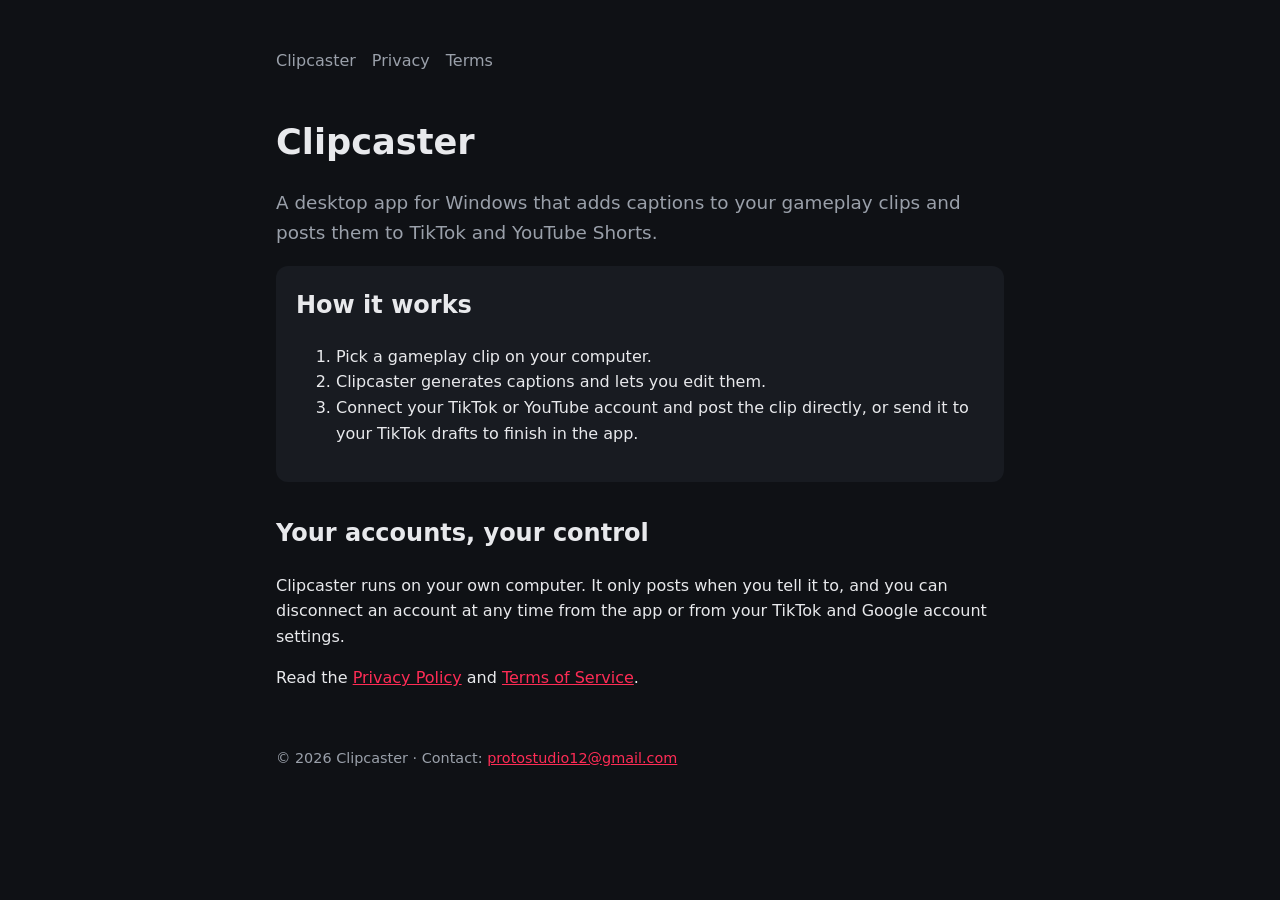
<file: index.html>
<!doctype html><html lang="en"><head><meta charset="utf-8"><meta name="viewport" content="width=device-width,initial-scale=1"><title>Clipcaster</title><link rel="stylesheet" href="style.css"></head><body><main><nav><a href="./">Clipcaster</a><a href="privacy.html">Privacy</a><a href="terms.html">Terms</a></nav>
<h1>Clipcaster</h1>
<p class="lead">A desktop app for Windows that adds captions to your gameplay clips and posts them to TikTok and YouTube Shorts.</p>
<div class="card"><h2 style="margin-top:0">How it works</h2>
<ol><li>Pick a gameplay clip on your computer.</li><li>Clipcaster generates captions and lets you edit them.</li><li>Connect your TikTok or YouTube account and post the clip directly, or send it to your TikTok drafts to finish in the app.</li></ol></div>
<h2>Your accounts, your control</h2>
<p>Clipcaster runs on your own computer. It only posts when you tell it to, and you can disconnect an account at any time from the app or from your TikTok and Google account settings.</p>
<p>Read the <a href="privacy.html">Privacy Policy</a> and <a href="terms.html">Terms of Service</a>.</p>
<footer>&copy; 2026 Clipcaster &middot; Contact: <a href="mailto:protostudio12@gmail.com">protostudio12@gmail.com</a></footer></main></body></html>
</file>
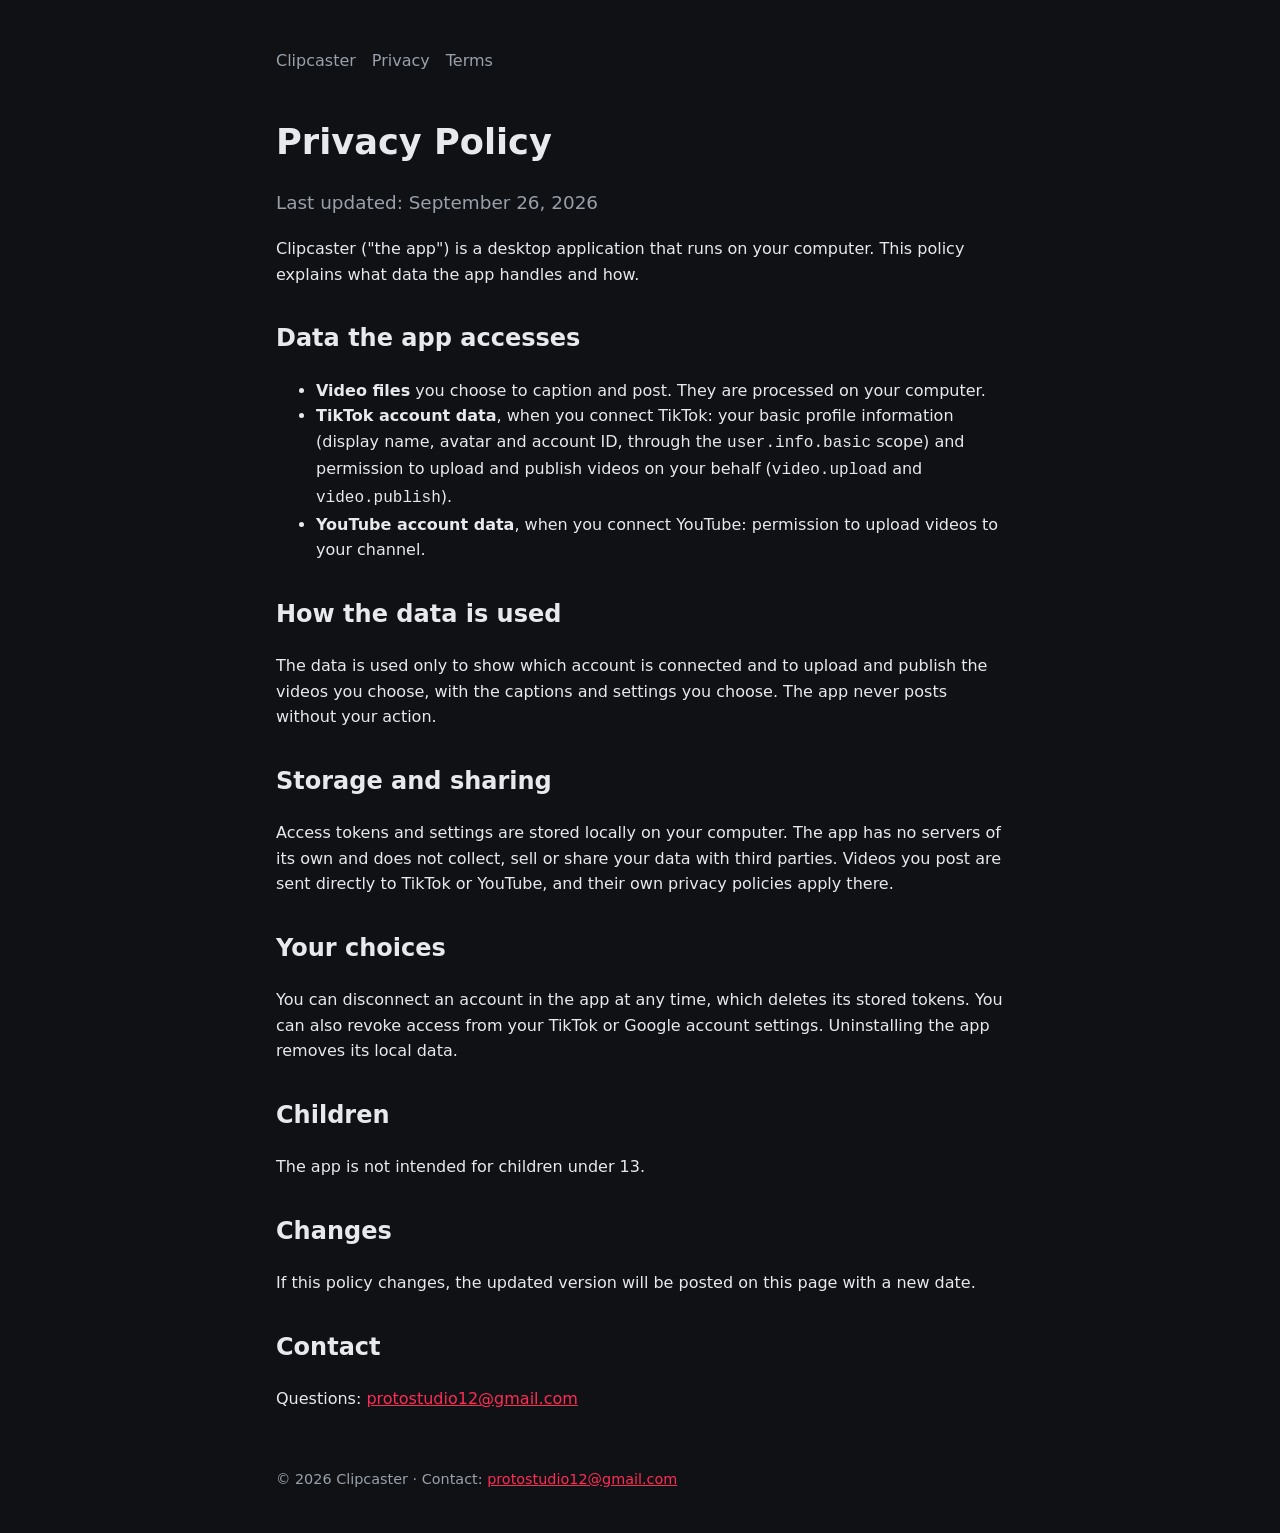
<file: privacy.html>
<!doctype html><html lang="en"><head><meta charset="utf-8"><meta name="viewport" content="width=device-width,initial-scale=1"><title>Privacy Policy – Clipcaster</title><link rel="stylesheet" href="style.css"></head><body><main><nav><a href="./">Clipcaster</a><a href="privacy.html">Privacy</a><a href="terms.html">Terms</a></nav>
<h1>Privacy Policy</h1><p class="lead">Last updated: September 26, 2026</p>
<p>Clipcaster ("the app") is a desktop application that runs on your computer. This policy explains what data the app handles and how.</p>
<h2>Data the app accesses</h2>
<ul><li><strong>Video files</strong> you choose to caption and post. They are processed on your computer.</li>
<li><strong>TikTok account data</strong>, when you connect TikTok: your basic profile information (display name, avatar and account ID, through the <code>user.info.basic</code> scope) and permission to upload and publish videos on your behalf (<code>video.upload</code> and <code>video.publish</code>).</li>
<li><strong>YouTube account data</strong>, when you connect YouTube: permission to upload videos to your channel.</li></ul>
<h2>How the data is used</h2>
<p>The data is used only to show which account is connected and to upload and publish the videos you choose, with the captions and settings you choose. The app never posts without your action.</p>
<h2>Storage and sharing</h2>
<p>Access tokens and settings are stored locally on your computer. The app has no servers of its own and does not collect, sell or share your data with third parties. Videos you post are sent directly to TikTok or YouTube, and their own privacy policies apply there.</p>
<h2>Your choices</h2>
<p>You can disconnect an account in the app at any time, which deletes its stored tokens. You can also revoke access from your TikTok or Google account settings. Uninstalling the app removes its local data.</p>
<h2>Children</h2><p>The app is not intended for children under 13.</p>
<h2>Changes</h2><p>If this policy changes, the updated version will be posted on this page with a new date.</p>
<h2>Contact</h2><p>Questions: <a href="mailto:protostudio12@gmail.com">protostudio12@gmail.com</a></p>
<footer>&copy; 2026 Clipcaster &middot; Contact: <a href="mailto:protostudio12@gmail.com">protostudio12@gmail.com</a></footer></main></body></html>
</file>
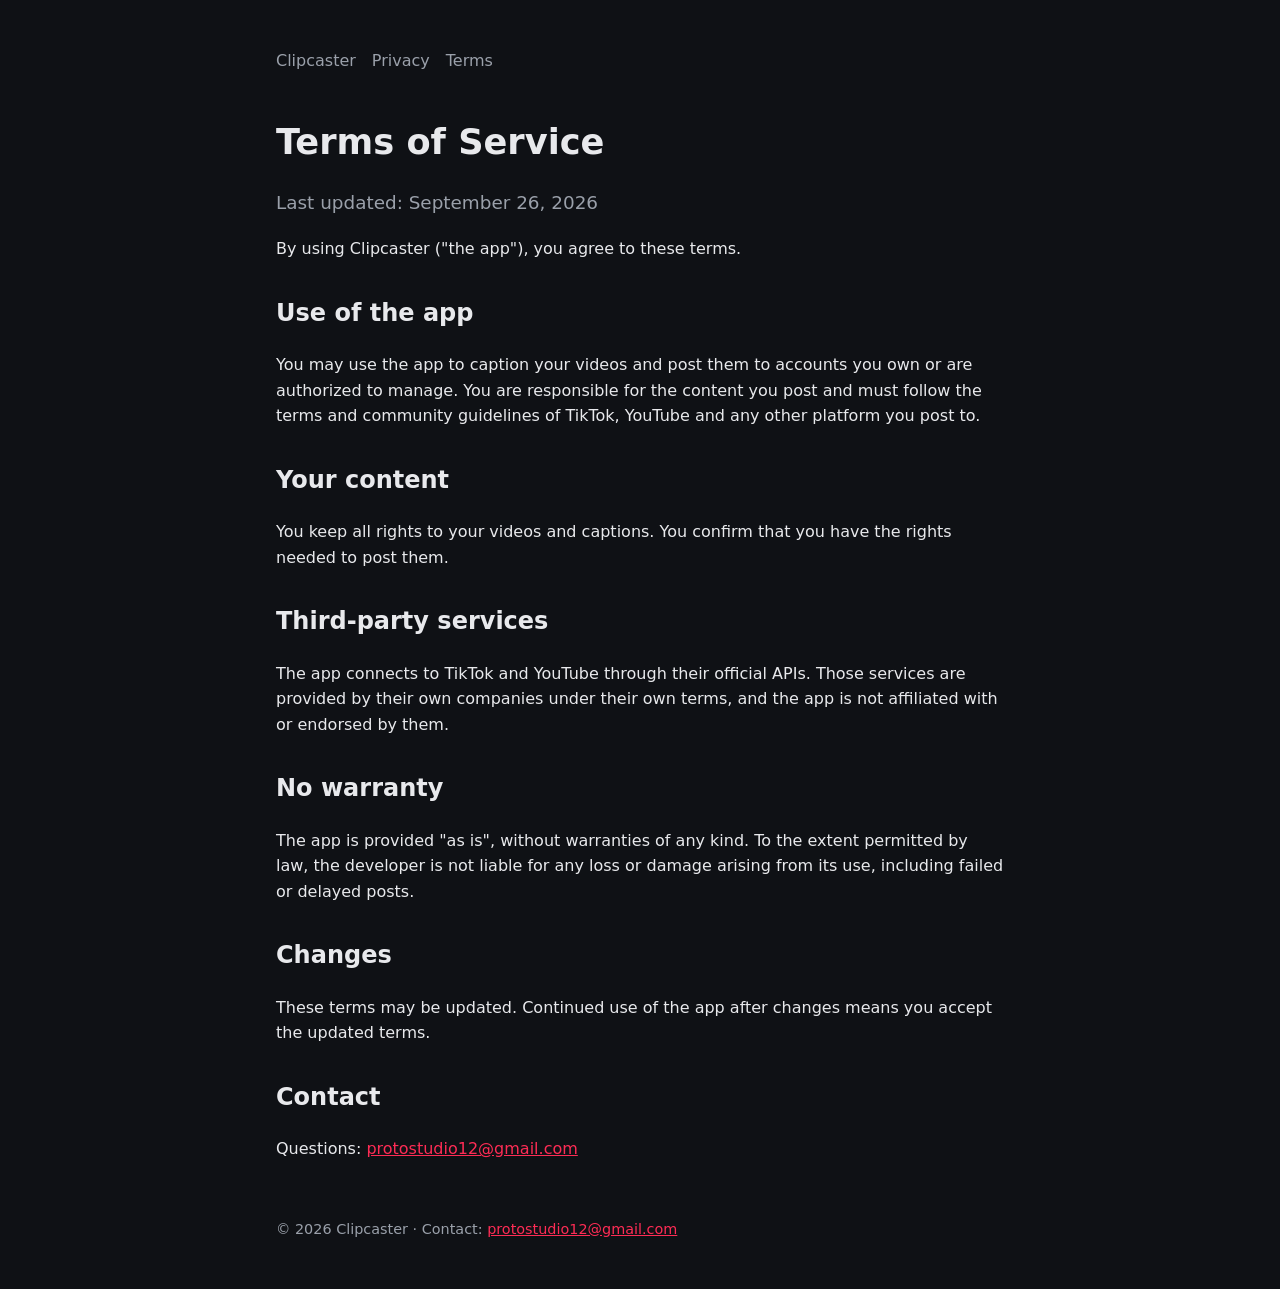
<file: terms.html>
<!doctype html><html lang="en"><head><meta charset="utf-8"><meta name="viewport" content="width=device-width,initial-scale=1"><title>Terms of Service – Clipcaster</title><link rel="stylesheet" href="style.css"></head><body><main><nav><a href="./">Clipcaster</a><a href="privacy.html">Privacy</a><a href="terms.html">Terms</a></nav>
<h1>Terms of Service</h1><p class="lead">Last updated: September 26, 2026</p>
<p>By using Clipcaster ("the app"), you agree to these terms.</p>
<h2>Use of the app</h2>
<p>You may use the app to caption your videos and post them to accounts you own or are authorized to manage. You are responsible for the content you post and must follow the terms and community guidelines of TikTok, YouTube and any other platform you post to.</p>
<h2>Your content</h2>
<p>You keep all rights to your videos and captions. You confirm that you have the rights needed to post them.</p>
<h2>Third-party services</h2>
<p>The app connects to TikTok and YouTube through their official APIs. Those services are provided by their own companies under their own terms, and the app is not affiliated with or endorsed by them.</p>
<h2>No warranty</h2>
<p>The app is provided "as is", without warranties of any kind. To the extent permitted by law, the developer is not liable for any loss or damage arising from its use, including failed or delayed posts.</p>
<h2>Changes</h2><p>These terms may be updated. Continued use of the app after changes means you accept the updated terms.</p>
<h2>Contact</h2><p>Questions: <a href="mailto:protostudio12@gmail.com">protostudio12@gmail.com</a></p>
<footer>&copy; 2026 Clipcaster &middot; Contact: <a href="mailto:protostudio12@gmail.com">protostudio12@gmail.com</a></footer></main></body></html>
</file>
<file: style.css>
:root{--bg:#0f1115;--fg:#e8e9ec;--muted:#9aa0aa;--accent:#fe2c55;--card:#181b21}
*{box-sizing:border-box}body{margin:0;background:var(--bg);color:var(--fg);font:16px/1.6 system-ui,-apple-system,Segoe UI,Roboto,sans-serif}
main{max-width:760px;margin:0 auto;padding:48px 16px}
nav{display:flex;gap:16px;margin-bottom:40px}nav a{color:var(--muted);text-decoration:none}nav a:hover{color:var(--fg)}
h1{font-size:2.2rem;margin:0 0 8px}h2{margin-top:32px}a{color:var(--accent)}
.lead{color:var(--muted);font-size:1.15rem}.card{background:var(--card);border-radius:12px;padding:20px;margin:16px 0}
footer{margin-top:56px;color:var(--muted);font-size:.9rem}
</file>
